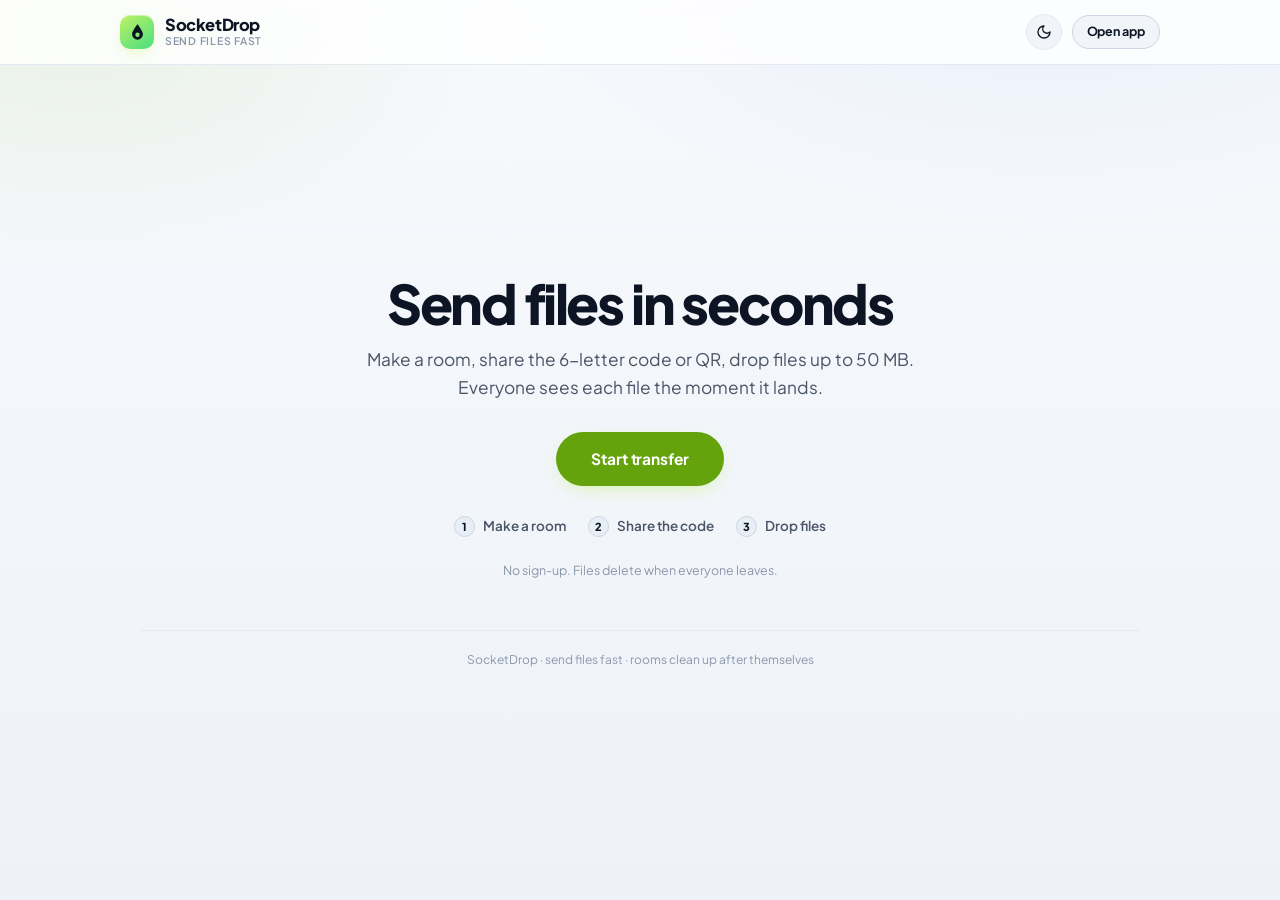
<file: src/main/resources/static/index.html>
<!doctype html>
<html lang="en" data-theme="dark">
  <head>
    <meta charset="UTF-8" />
    <meta name="viewport" content="width=device-width, initial-scale=1.0, viewport-fit=cover" />
    <!-- Allow pinch zoom on the code input; block accidental double-tap zoom elsewhere. -->
    <meta name="mobile-web-app-capable" content="yes" />
    <meta name="apple-mobile-web-app-capable" content="yes" />
    <meta name="apple-mobile-web-app-status-bar-style" content="black-translucent" />
    <meta name="apple-mobile-web-app-title" content="SocketDrop" />
    <meta name="format-detection" content="telephone=no" />
    <title>SocketDrop — send files in seconds</title>
    <meta
      name="description"
      content="Create a room, share the 6-letter code or QR, drop files up to 50 MB. No sign-up, nothing to install, files delete themselves."
    />
    <meta name="color-scheme" content="dark light" />
    <link rel="preconnect" href="https://fonts.googleapis.com" />
    <link rel="preconnect" href="https://fonts.gstatic.com" crossorigin />
    <link
      href="https://fonts.googleapis.com/css2?family=Plus+Jakarta+Sans:wght@400;500;600;700;800&family=JetBrains+Mono:wght@400;500;600&display=swap"
      rel="stylesheet"
    />
    <link rel="icon" href="logo.svg" type="image/svg+xml" />
    <link rel="apple-touch-icon" href="logo.svg" />
    <link rel="stylesheet" href="styles.css" />
  </head>
  <body class="page-landing">
    <a class="skip-link" href="#main">Skip to content</a>

    <header class="app-header">
      <div class="header-inner">
        <a class="brand" href="/" aria-label="SocketDrop home">
          <span class="brand-badge" aria-hidden="true">
            <svg viewBox="0 0 24 24" class="logo-mark" aria-hidden="true" focusable="false"><path fill-rule="evenodd" clip-rule="evenodd" d="M12 2.6c0 0-6.2 7.7-6.2 11.4a6.2 6.2 0 0 0 12.4 0C18.2 10.3 12 2.6 12 2.6Zm0 9.5a2.5 2.5 0 1 0 0 5 2.5 2.5 0 0 0 0-5Z"></path></svg>
          </span>
          <span class="brand-text">
            <span class="brand-name">SocketDrop</span>
            <span class="brand-tag">send files fast</span>
          </span>
        </a>

        <div class="header-utils">
          <button id="themeToggle" class="util-btn" type="button" aria-label="Switch color theme" title="Switch theme">
            <svg class="icon-sun" viewBox="0 0 24 24" fill="none" stroke="currentColor" stroke-width="2" stroke-linecap="round" stroke-linejoin="round" aria-hidden="true">
              <circle cx="12" cy="12" r="4"></circle>
              <path d="M12 2v2"></path><path d="M12 20v2"></path>
              <path d="m4.93 4.93 1.41 1.41"></path><path d="m17.66 17.66 1.41 1.41"></path>
              <path d="M2 12h2"></path><path d="M20 12h2"></path>
              <path d="m6.34 17.66-1.41 1.41"></path><path d="m19.07 4.93-1.41 1.41"></path>
            </svg>
            <svg class="icon-moon" viewBox="0 0 24 24" fill="none" stroke="currentColor" stroke-width="2" stroke-linecap="round" stroke-linejoin="round" aria-hidden="true">
              <path d="M12 3a6 6 0 0 0 9 9 9 9 0 1 1-9-9Z"></path>
            </svg>
          </button>
          <a class="btn btn-sm btn-outline header-cta" href="/app">Open app</a>
        </div>
      </div>
    </header>

    <main id="main" class="landing-layout">
      <section class="hero">
        <h1 class="hero-title">Send files in seconds</h1>
        <p class="hero-sub">
          Make a room, share the 6-letter code or QR, drop files up to 50&nbsp;MB.
          Everyone sees each file the moment it lands.
        </p>

        <div class="hero-actions">
          <a class="btn btn-lime btn-big" href="/app">Start transfer</a>
        </div>

        <ol class="steps" aria-label="How it works">
          <li><span class="step-num">1</span> Make a room</li>
          <li><span class="step-num">2</span> Share the code</li>
          <li><span class="step-num">3</span> Drop files</li>
        </ol>

        <p class="hero-note">No sign-up. Files delete when everyone leaves.</p>
      </section>

      <footer class="app-footer">
        <span>SocketDrop &middot; send files fast &middot; rooms clean up after themselves</span>
      </footer>
    </main>

    <div id="toastContainer" class="toast-container" aria-live="polite"></div>

    <script src="landing.js" defer></script>
  </body>
</html>
</file>
<file: src/main/resources/static/styles.css>
/* =====================================================================
   SocketDrop — design system
   Tool-first layout: the app sits above the marketing content.
   ===================================================================== */

:root {
  --font-sans: 'Plus Jakarta Sans', -apple-system, BlinkMacSystemFont, 'Segoe UI', Roboto, sans-serif;
  --font-mono: 'JetBrains Mono', ui-monospace, SFMono-Regular, monospace;

  --bg-canvas: #070a12;
  --bg-gradient: radial-gradient(1000px 520px at 82% -10%, #1b2540 0%, transparent 60%),
    radial-gradient(760px 420px at 8% 4%, rgba(190, 242, 100, 0.09) 0%, transparent 62%),
    linear-gradient(180deg, #070a12 0%, #05070d 100%);
  --bg-chrome: rgba(11, 15, 25, 0.78);
  --bg-panel: rgba(19, 26, 43, 0.72);
  --bg-panel-solid: #131a2b;
  --bg-panel-hover: rgba(27, 36, 58, 0.9);
  --bg-subtle: rgba(255, 255, 255, 0.045);
  --bg-subtle-strong: rgba(255, 255, 255, 0.07);
  --border-line: rgba(255, 255, 255, 0.08);
  --border-line-strong: rgba(255, 255, 255, 0.17);

  --text-main: #f6f8fb;
  --text-muted: #9aa7bd;
  --text-subtle: #6b7891;

  --accent-lime: #bef264;
  --accent-lime-hover: #d9f99d;
  --accent-lime-fg: #0b1220;
  --accent-blue: #38bdf8;
  --accent-emerald: #34d399;
  --accent-amber: #fbbf24;
  --accent-violet: #a78bfa;
  --accent-danger: #fb7185;
  --accent-danger-bg: rgba(244, 63, 94, 0.12);
  --accent-danger-line: rgba(244, 63, 94, 0.34);

  --shadow-sm: 0 1px 2px rgba(0, 0, 0, 0.28), 0 2px 8px rgba(0, 0, 0, 0.22);
  --shadow-md: 0 18px 44px -12px rgba(0, 0, 0, 0.55);
  --shadow-glow: 0 0 0 1px rgba(190, 242, 100, 0.18), 0 12px 40px -12px rgba(190, 242, 100, 0.22);

  --r-sm: 8px;
  --r-md: 12px;
  --r-lg: 16px;
  --r-xl: 20px;
  --r-2xl: 26px;
  --r-pill: 999px;

  --ease: cubic-bezier(0.16, 1, 0.3, 1);
  --t-fast: 0.14s;
  --t-med: 0.24s;

  --header-h: 64px;
  /* Safe-area padding for notched devices; overridden per platform below. */
  --safe-t: env(safe-area-inset-top, 0px);
  --safe-b: env(safe-area-inset-bottom, 0px);
  --safe-l: env(safe-area-inset-left, 0px);
  --safe-r: env(safe-area-inset-right, 0px);
}

html[data-theme='light'] {
  --bg-canvas: #f7f9fc;
  --bg-gradient: radial-gradient(1000px 520px at 82% -10%, #e6edf9 0%, transparent 60%),
    radial-gradient(700px 400px at 6% 2%, rgba(101, 163, 13, 0.09) 0%, transparent 60%),
    linear-gradient(180deg, #f7f9fc 0%, #eef2f8 100%);
  --bg-chrome: rgba(255, 255, 255, 0.82);
  --bg-panel: #ffffff;
  --bg-panel-solid: #ffffff;
  --bg-panel-hover: #f7f9fc;
  --bg-subtle: #f1f5f9;
  --bg-subtle-strong: #e8eef6;
  --border-line: #e3e9f0;
  --border-line-strong: #cbd5e1;

  --text-main: #0d1524;
  --text-muted: #4a5568;
  --text-subtle: #8a97ab;

  --accent-lime: #65a30d;
  --accent-lime-hover: #4d7c0f;
  --accent-lime-fg: #ffffff;
  --accent-blue: #0284c7;
  --accent-emerald: #059669;
  --accent-amber: #d97706;
  --accent-violet: #7c3aed;
  --accent-danger: #e11d48;
  --accent-danger-bg: #ffe4e6;
  --accent-danger-line: rgba(225, 29, 72, 0.3);

  --shadow-sm: 0 1px 2px rgba(15, 23, 42, 0.05), 0 2px 8px rgba(15, 23, 42, 0.04);
  --shadow-md: 0 16px 40px -14px rgba(15, 23, 42, 0.16);
  --shadow-glow: 0 0 0 1px rgba(101, 163, 13, 0.2), 0 12px 34px -14px rgba(101, 163, 13, 0.24);
}

*, *::before, *::after { box-sizing: border-box; margin: 0; padding: 0; }

html { -webkit-text-size-adjust: 100%; }

body {
  font-family: var(--font-sans);
  background: var(--bg-canvas);
  background-image: var(--bg-gradient);
  background-attachment: fixed;
  color: var(--text-main);
  line-height: 1.55;
  -webkit-font-smoothing: antialiased;
  -moz-osx-font-smoothing: grayscale;
  min-height: 100vh;
  min-height: 100dvh;
  display: flex;
  flex-direction: column;
  overflow-x: hidden;
}

:focus-visible { outline: 2px solid var(--accent-lime); outline-offset: 2px; border-radius: 6px; }

button, a, input, select, summary, .drop-zone, .file-item, .queue-item {
  -webkit-tap-highlight-color: transparent;
  touch-action: manipulation; /* removes the 300ms double-tap delay */
}
::selection { background: rgba(190, 242, 100, 0.32); color: var(--text-main); }

img, svg { display: block; }
button, input, select { font: inherit; color: inherit; }

/* ------------------------------ a11y ------------------------------ */
.skip-link {
  position: fixed; left: 12px; top: -60px; z-index: 400;
  background: var(--accent-lime); color: var(--accent-lime-fg);
  font-weight: 700; padding: 10px 18px; border-radius: var(--r-pill);
  text-decoration: none; transition: top var(--t-fast) var(--ease);
}
.skip-link:focus { top: 12px; }

.offline-bar {
  position: sticky; top: 0; z-index: 70;
  display: flex; align-items: center; justify-content: center; gap: 8px;
  font-size: 12.5px; font-weight: 700;
  background: var(--accent-danger-bg); color: var(--accent-danger);
  border-bottom: 1px solid var(--accent-danger-line);
  padding: 7px 14px;
}
.offline-bar[hidden] { display: none; }
.offline-bar svg { width: 15px; height: 15px; }

/* ----------------------------- header ----------------------------- */
.app-header {
  position: sticky; top: 0; z-index: 60;
  background: var(--bg-chrome);
  backdrop-filter: blur(18px) saturate(160%);
  -webkit-backdrop-filter: blur(18px) saturate(160%);
  border-bottom: 1px solid var(--border-line);
}
.header-inner {
  max-width: 1080px; margin: 0 auto;
  padding: 0 max(20px, var(--safe-r)) 0 max(20px, var(--safe-l));
  height: var(--header-h);
  display: flex; align-items: center; justify-content: space-between; gap: 14px;
}
.brand { display: flex; align-items: center; gap: 11px; text-decoration: none; color: inherit; }
.brand-badge {
  width: 34px; height: 34px; border-radius: 10px;
  background: linear-gradient(145deg, #bef264 0%, #4ade80 100%);
  display: grid; place-items: center;
  box-shadow: 0 5px 16px -6px rgba(190, 242, 100, 0.65), inset 0 1px 0 rgba(255, 255, 255, 0.4);
  /* Glow only on hover: the mark itself must never move. */
  transition: box-shadow var(--t-med) var(--ease);
  flex-shrink: 0;
}
.brand:hover .brand-badge { box-shadow: 0 6px 20px -7px rgba(190, 242, 100, 0.8), inset 0 1px 0 rgba(255, 255, 255, 0.4); }
/* Teardrop mark: reads as a drop landing in a socket. Uses evenodd so the
   inner hole is genuinely transparent and works on any tile colour. */
.brand-badge .logo-mark { width: 21px; height: 21px; fill: #0b1220; }
.brand-text { display: flex; flex-direction: column; line-height: 1.15; }
.brand-name { font-weight: 800; font-size: 16.5px; letter-spacing: -0.025em; }
.brand-tag { font-size: 10.5px; font-weight: 600; color: var(--text-subtle); text-transform: uppercase; letter-spacing: 0.07em; }

.header-utils { display: flex; align-items: center; gap: 10px; }

.connection-pill {
  display: inline-flex; align-items: center; gap: 7px;
  padding: 5px 12px 5px 10px; border-radius: var(--r-pill);
  font-size: 12px; font-weight: 700; white-space: nowrap;
  border: 1px solid var(--border-line); background: var(--bg-subtle);
  transition: color var(--t-med) var(--ease), border-color var(--t-med) var(--ease), background var(--t-med) var(--ease);
}
.pulse-dot { width: 7px; height: 7px; border-radius: 50%; background: currentColor; flex-shrink: 0; }
.connection-pill.connected { color: var(--accent-emerald); border-color: rgba(52, 211, 153, 0.4); background: rgba(52, 211, 153, 0.1); }
.connection-pill.connected .pulse-dot { box-shadow: 0 0 0 0 currentColor; animation: ping 2.1s var(--ease) infinite; }
.connection-pill.disconnected { color: var(--accent-danger); border-color: var(--accent-danger-line); background: var(--accent-danger-bg); }
.connection-pill.connecting, .connection-pill.reconnecting { color: var(--accent-blue); border-color: rgba(56, 189, 248, 0.38); background: rgba(56, 189, 248, 0.1); }
.connection-pill.connecting .pulse-dot, .connection-pill.reconnecting .pulse-dot { animation: ping 1s var(--ease) infinite; }

@keyframes ping {
  0% { box-shadow: 0 0 0 0 currentColor; opacity: 1; }
  70% { box-shadow: 0 0 0 7px transparent; opacity: 0.75; }
  100% { box-shadow: 0 0 0 0 transparent; opacity: 1; }
}

.util-btn {
  width: 36px; height: 36px; border-radius: 50%;
  border: 1px solid var(--border-line); background: var(--bg-subtle);
  display: grid; place-items: center; cursor: pointer;
  transition: transform var(--t-fast) var(--ease), border-color var(--t-fast) var(--ease);
}
.util-btn:hover { transform: translateY(-1px); border-color: var(--border-line-strong); }
.util-btn svg { width: 16px; height: 16px; }
html[data-theme='dark'] .icon-sun { display: block; }
html[data-theme='dark'] .icon-moon { display: none; }
html[data-theme='light'] .icon-sun { display: none; }
html[data-theme='light'] .icon-moon { display: block; }

.user-chip { display: flex; align-items: center; gap: 9px; padding-left: 10px; border-left: 1px solid var(--border-line); }
.avatar-circle {
  width: 34px; height: 34px; border-radius: 50%;
  background: linear-gradient(140deg, var(--bg-subtle-strong), var(--bg-subtle));
  border: 1px solid var(--border-line-strong);
  display: grid; place-items: center;
  font-size: 12px; font-weight: 800; letter-spacing: -0.01em; text-transform: uppercase;
}
.user-details { display: none; flex-direction: column; line-height: 1.2; }
.user-name { font-size: 12.5px; font-weight: 700; max-width: 15ch; overflow: hidden; text-overflow: ellipsis; white-space: nowrap; }
.user-role { font-size: 10.5px; color: var(--text-subtle); }
@media (min-width: 620px) { .user-details { display: flex; } }

/* ----------------------------- layout ----------------------------- */
.app-layout {
  width: 100%; max-width: 1080px; margin: 0 auto;
  padding: 26px 20px 72px;
  flex: 1;
  display: flex; flex-direction: column; gap: 18px;
}

/* ------------------------------ landing ------------------------------ */
.landing-layout {
  width: 100%; max-width: 640px; margin: 0 auto;
  padding: 40px 20px 56px;
  flex: 1;
  display: flex; flex-direction: column; justify-content: center; gap: 28px;
}
.hero { text-align: center; }
.hero-title {
  font-size: clamp(2.1rem, 7vw, 3rem);
  font-weight: 800; letter-spacing: -0.04em; line-height: 1.05;
  margin-bottom: 14px;
}
.hero-sub {
  color: var(--text-muted); font-size: clamp(0.98rem, 2.4vw, 1.08rem);
  max-width: 44ch; margin: 0 auto; line-height: 1.6;
}
.hero-actions { display: flex; justify-content: center; margin: 30px 0 0; }
.hero-actions .btn { min-height: 54px; padding: 0 34px; font-size: 15.5px; }

.steps {
  list-style: none;
  display: flex; justify-content: center; flex-wrap: wrap;
  gap: 10px 22px; margin: 30px 0 0;
  font-size: 13.5px; color: var(--text-muted); font-weight: 600;
}
.steps li { display: inline-flex; align-items: center; gap: 8px; }
.step-num {
  width: 21px; height: 21px; border-radius: 50%;
  display: grid; place-items: center; flex-shrink: 0;
  font-size: 11px; font-weight: 800;
  background: var(--bg-subtle-strong); border: 1px solid var(--border-line-strong);
  color: var(--text-main);
}

.hero-note {
  margin: 24px 0 0;
  font-size: 12.5px; color: var(--text-subtle);
}
.header-cta { text-decoration: none; }

/* ------------------------------ cards ------------------------------ */
.glass-card {
  background: var(--bg-panel);
  border: 1px solid var(--border-line);
  border-radius: var(--r-2xl);
  padding: 22px;
  box-shadow: var(--shadow-sm);
  backdrop-filter: blur(14px);
  -webkit-backdrop-filter: blur(14px);
}
.app-card {
  border-color: var(--border-line-strong);
  box-shadow: var(--shadow-md), inset 0 1px 0 rgba(255, 255, 255, 0.05);
}

.card-head { display: flex; align-items: flex-start; justify-content: space-between; gap: 14px; flex-wrap: wrap; margin-bottom: 18px; }
.card-title-group { display: flex; align-items: center; gap: 13px; min-width: 0; }
.card-icon {
  width: 40px; height: 40px; border-radius: 12px;
  display: grid; place-items: center; flex-shrink: 0;
}
.card-icon svg { width: 19px; height: 19px; }
.bg-lime-subtle { background: rgba(190, 242, 100, 0.14); color: var(--accent-lime); }
.bg-blue-subtle { background: rgba(56, 189, 248, 0.14); color: var(--accent-blue); }
.bg-emerald-subtle { background: rgba(52, 211, 153, 0.14); color: var(--accent-emerald); }

.card-title { font-size: 1.05rem; font-weight: 800; letter-spacing: -0.02em; display: flex; align-items: center; gap: 9px; flex-wrap: wrap; }
.card-subtitle { font-size: 13px; color: var(--text-muted); margin-top: 2px; }
.card-actions { display: flex; align-items: center; gap: 8px; }
/* Body wrapper: keeps a consistent gap between stacked blocks inside a card. */
.card-body { display: flex; flex-direction: column; gap: 14px; }
.count-badge {
  font-family: var(--font-mono); font-size: 11.5px; font-weight: 700;
  background: var(--bg-subtle-strong); border: 1px solid var(--border-line-strong);
  padding: 1px 9px; border-radius: var(--r-pill);
}

/* ----------------------------- buttons ----------------------------- */
.btn {
  --btn-bg: transparent;
  --btn-fg: var(--text-main);
  --btn-bd: transparent;
  display: inline-flex; align-items: center; justify-content: center; gap: 8px;
  min-height: 42px; padding: 0 18px;
  background: var(--btn-bg); color: var(--btn-fg);
  border: 1px solid var(--btn-bd); border-radius: var(--r-pill);
  font-size: 13.5px; font-weight: 700; letter-spacing: -0.005em;
  cursor: pointer; white-space: nowrap; text-decoration: none;
  transition: transform var(--t-fast) var(--ease), box-shadow var(--t-med) var(--ease),
    background var(--t-fast) var(--ease), border-color var(--t-fast) var(--ease), opacity var(--t-fast) var(--ease);
}
.btn svg { width: 16px; height: 16px; flex-shrink: 0; }
.btn:hover:not(:disabled) { transform: translateY(-1px); }
.btn:active:not(:disabled) { transform: translateY(0) scale(0.98); }
.btn:disabled { opacity: 0.42; cursor: not-allowed; }

.btn-big { min-height: 50px; padding: 0 24px; font-size: 14.5px; }
.btn-sm { min-height: 34px; padding: 0 14px; font-size: 12.5px; }
.btn-xs { min-height: 29px; padding: 0 11px; font-size: 11.5px; gap: 6px; }
.btn-xs svg { width: 13px; height: 13px; }

.btn-lime { --btn-bg: var(--accent-lime); --btn-fg: var(--accent-lime-fg); --btn-bd: transparent; box-shadow: 0 6px 20px -8px rgba(190, 242, 100, 0.7); position: relative; overflow: hidden; }
.btn-lime::after {
  content: ''; position: absolute; inset: 0 auto 0 -60%; width: 45%;
  background: linear-gradient(100deg, transparent, rgba(255, 255, 255, 0.5), transparent);
  transform: skewX(-18deg); transition: left 0.55s var(--ease);
}
.btn-lime:hover:not(:disabled)::after { left: 125%; }

.btn-primary { --btn-bg: var(--text-main); --btn-fg: var(--bg-canvas); }
.btn-outline { --btn-bg: var(--bg-subtle); --btn-bd: var(--border-line-strong); }
.btn-outline:hover:not(:disabled) { --btn-bd: var(--text-muted); }
.btn-ghost { --btn-fg: var(--text-muted); --btn-bg: transparent; }
.btn-ghost:hover:not(:disabled) { --btn-fg: var(--text-main); --btn-bg: var(--bg-subtle); }
.btn-danger { --btn-bg: var(--accent-danger); --btn-fg: #fff; }
.btn-danger:hover:not(:disabled) { filter: brightness(1.06); }
.btn-danger-outline { --btn-bg: transparent; --btn-fg: var(--accent-danger); --btn-bd: var(--accent-danger-line); }
.btn-danger-outline:hover:not(:disabled) { --btn-bg: var(--accent-danger-bg); --btn-bd: var(--accent-danger); }

.btn-icon-danger {
  --btn-bg: transparent; --btn-fg: var(--text-subtle); --btn-bd: transparent;
  width: 29px; padding: 0;
}
.btn-icon-danger svg { width: 15px; height: 15px; }
.btn-icon-danger:hover:not(:disabled) { --btn-fg: var(--accent-danger); --btn-bg: var(--accent-danger-bg); }

.btn-group { display: flex; flex-wrap: wrap; gap: 10px; }
.btn-group.big { margin-top: 16px; }
.btn-group.big .btn { flex: 1 1 190px; }

/* ------------------------------ forms ------------------------------ */
.form-field { display: flex; flex-direction: column; gap: 7px; }
.form-field label { font-size: 13px; font-weight: 700; }

.input-wrapper { position: relative; display: flex; align-items: center; }
.input-wrapper input,
.share-row input,
.modal-link-box input {
  width: 100%; height: 46px; padding: 0 14px;
  background: var(--bg-subtle);
  border: 1.5px solid var(--border-line-strong);
  border-radius: var(--r-md);
  /* 16px floor: iOS Safari zooms the page when a focused field is smaller. */
  font-size: max(16px, 1rem);
  transition: border-color var(--t-fast) var(--ease), box-shadow var(--t-fast) var(--ease), background var(--t-fast) var(--ease);
}
.input-wrapper input:focus, .share-row input:focus, .modal-link-box input:focus {
  outline: none; border-color: var(--accent-lime);
  box-shadow: 0 0 0 4px rgba(190, 242, 100, 0.14);
  background: var(--bg-panel-hover);
}
.input-wrapper input::placeholder { color: var(--text-subtle); }
.input-wrapper.has-action input { padding-right: 78px; }

.code-input {
  font-family: var(--font-mono); font-weight: 700;
  font-size: 17px !important; letter-spacing: 0.2em; text-transform: uppercase;
}
.code-input::placeholder { letter-spacing: 0.2em; }

.input-action-btn {
  position: absolute; right: 6px;
  background: var(--bg-panel-solid); border: 1px solid var(--border-line);
  color: var(--text-muted); font-size: 11.5px; font-weight: 700;
  padding: 6px 12px; border-radius: 9px; cursor: pointer;
  transition: color var(--t-fast) var(--ease), border-color var(--t-fast) var(--ease);
}
.input-action-btn:hover { color: var(--text-main); border-color: var(--text-muted); }

.peer-row {
  display: flex; align-items: center; gap: 9px; flex-wrap: wrap;
  background: var(--bg-subtle); border: 1px dashed var(--border-line-strong);
  border-radius: var(--r-md); padding: 9px 13px; margin-bottom: 16px;
  font-size: 13px;
}
.peer-ico { width: 16px; height: 16px; color: var(--text-subtle); flex-shrink: 0; }
.peer-label { color: var(--text-muted); }
.peer-name { font-weight: 800; font-family: var(--font-mono); font-size: 13px; letter-spacing: -0.01em; }
.peer-row .btn { margin-left: auto; }

.hint-line { margin-top: 13px; font-size: 12.5px; color: var(--text-subtle); }
.hint-line.warn {
  color: var(--accent-blue); background: rgba(56, 189, 248, 0.09);
  border: 1px solid rgba(56, 189, 248, 0.28);
  border-radius: var(--r-md); padding: 9px 12px; margin-top: 12px;
}
.hint-line.warn[hidden] { display: none; }

/* --------------------------- sticky room bar --------------------------- */
.room-bar {
  position: sticky; top: calc(var(--header-h) + 8px); z-index: 50;
  display: flex; align-items: center; justify-content: space-between;
  gap: 12px; flex-wrap: wrap;
  padding: 12px 14px;
  border-radius: var(--r-xl);
  background: linear-gradient(120deg, rgba(190, 242, 100, 0.13), rgba(56, 189, 248, 0.09));
  border: 1px solid rgba(190, 242, 100, 0.32);
  box-shadow: var(--shadow-glow);
  backdrop-filter: blur(14px);
  -webkit-backdrop-filter: blur(14px);
  animation: drop-in 0.32s var(--ease);
}
.room-bar[hidden] { display: none; }
@keyframes drop-in { from { opacity: 0; transform: translateY(-10px); } to { opacity: 1; transform: none; } }

.room-bar-main { display: flex; align-items: center; gap: 11px; flex-wrap: wrap; min-width: 0; }
.room-bar-badge {
  display: inline-flex; align-items: center; gap: 7px;
  font-size: 10.5px; font-weight: 800; text-transform: uppercase; letter-spacing: 0.08em;
  color: var(--accent-lime);
}
.active-pulse { width: 7px; height: 7px; border-radius: 50%; background: var(--accent-lime); box-shadow: 0 0 10px var(--accent-lime); animation: ping 1.9s var(--ease) infinite; }
.room-bar-code {
  font-family: var(--font-mono); font-size: 1.5rem; font-weight: 800;
  letter-spacing: 0.16em; line-height: 1;
}
.room-bar-actions { display: flex; align-items: center; gap: 7px; flex-wrap: wrap; }

/* ------------------------------ invite ------------------------------ */
.invite-grid { display: grid; grid-template-columns: 1fr auto; gap: 22px; align-items: start; }
@media (max-width: 720px) { .invite-grid { grid-template-columns: 1fr; } }
.invite-left { display: flex; flex-direction: column; gap: 14px; min-width: 0; }
.invite-right { display: flex; flex-direction: column; align-items: center; gap: 8px; }

.share-row { display: flex; gap: 8px; flex-wrap: wrap; }
.share-row input { flex: 1 1 200px; font-family: var(--font-mono); }

.share-tips { list-style: none; display: flex; flex-direction: column; gap: 8px; font-size: 13px; color: var(--text-muted); }
.share-tips li { display: flex; gap: 9px; align-items: flex-start; }
.share-tips li::before {
  content: ''; flex-shrink: 0; width: 15px; height: 15px; margin-top: 2px;
  background: var(--accent-emerald);
  -webkit-mask: url("data:image/svg+xml,%3Csvg xmlns='http://www.w3.org/2000/svg' viewBox='0 0 24 24' fill='none' stroke='%23000' stroke-width='3' stroke-linecap='round' stroke-linejoin='round'%3E%3Cpath d='M20 6 9 17l-5-5'/%3E%3C/svg%3E") center/contain no-repeat;
  mask: url("data:image/svg+xml,%3Csvg xmlns='http://www.w3.org/2000/svg' viewBox='0 0 24 24' fill='none' stroke='%23000' stroke-width='3' stroke-linecap='round' stroke-linejoin='round'%3E%3Cpath d='M20 6 9 17l-5-5'/%3E%3C/svg%3E") center/contain no-repeat;
}

.qr-preview-box {
  width: 172px; height: 172px; padding: 12px;
  background: #fff; border-radius: var(--r-lg);
  border: 1px solid var(--border-line);
  display: grid; place-items: center;
}
.qr-preview-box svg { width: 148px; height: 148px; }

/* ------------------------------ dropzone ------------------------------ */
.drop-zone {
  position: relative;
  border: 2px dashed var(--border-line-strong);
  border-radius: var(--r-xl);
  padding: 30px 20px; text-align: center;
  background: var(--bg-subtle);
  cursor: pointer;
  transition: border-color var(--t-med) var(--ease), background var(--t-med) var(--ease), transform var(--t-med) var(--ease), box-shadow var(--t-med) var(--ease);
}
.drop-zone:hover { border-color: var(--accent-lime); background: rgba(190, 242, 100, 0.045); box-shadow: var(--shadow-glow); }
.drop-zone.dragover { border-color: var(--accent-lime); background: rgba(190, 242, 100, 0.08); transform: scale(1.008); box-shadow: var(--shadow-glow); }
.file-input-hidden { position: absolute; inset: 0; opacity: 0; width: 100%; height: 100%; pointer-events: none; }
.drop-content { display: flex; flex-direction: column; align-items: center; gap: 12px; pointer-events: none; }
.drop-icon-box {
  width: 50px; height: 50px; border-radius: 50%;
  background: var(--bg-panel-solid); border: 1px solid var(--border-line);
  display: grid; place-items: center; color: var(--accent-lime);
  transition: transform var(--t-med) var(--ease);
}
.drop-zone:hover .drop-icon-box { transform: translateY(-3px); }
.drop-icon-box svg { width: 24px; height: 24px; }
.drop-title { font-size: 14.5px; font-weight: 700; }
.highlight { color: var(--accent-lime); text-decoration: underline; text-underline-offset: 3px; }
.drop-hint { font-size: 12px; color: var(--text-subtle); }

/* ---------------------------- upload queue ---------------------------- */
.queue-list { list-style: none; display: flex; flex-direction: column; gap: 8px; margin-top: 14px; }
.queue-list[hidden] { display: none; }

.queue-item {
  display: flex; align-items: center; gap: 12px;
  padding: 11px 13px;
  background: var(--bg-subtle); border: 1px solid var(--border-line);
  border-radius: var(--r-lg);
  animation: drop-in 0.24s var(--ease);
}
.queue-icon {
  width: 40px; height: 40px; flex-shrink: 0;
  border-radius: 10px; display: grid; place-items: center;
  font-family: var(--font-mono); font-size: 10px; font-weight: 800;
}
.queue-body { flex: 1; min-width: 0; display: flex; flex-direction: column; gap: 6px; }
.queue-top { display: flex; align-items: baseline; justify-content: space-between; gap: 10px; }
.queue-name { font-size: 13px; font-weight: 700; overflow: hidden; text-overflow: ellipsis; white-space: nowrap; }
.queue-meta { font-family: var(--font-mono); font-size: 11px; color: var(--text-subtle); white-space: nowrap; flex-shrink: 0; }
.queue-track { height: 5px; border-radius: var(--r-pill); background: var(--bg-subtle-strong); overflow: hidden; }
.queue-bar { height: 100%; border-radius: var(--r-pill); background: linear-gradient(90deg, var(--accent-blue), var(--accent-lime)); transition: width 0.16s linear; min-width: 3px; }
.queue-action { flex-shrink: 0; }

.queue-item.q-done { border-color: rgba(52, 211, 153, 0.3); }
.queue-item.q-done .queue-bar { background: var(--accent-emerald); }
.queue-item.q-error { border-color: var(--accent-danger-line); }
.queue-item.q-error .queue-bar { background: var(--accent-danger); }
.queue-item.q-error .queue-meta { color: var(--accent-danger); font-family: var(--font-sans); }
.queue-item.q-canceled { opacity: 0.55; }
.queue-item.q-downloading .queue-bar { background: linear-gradient(90deg, var(--accent-violet), var(--accent-blue)); }

/* ------------------------------ files ------------------------------ */
.files-tools input[type='search'],
.files-tools select {
  height: 40px; padding: 0 13px;
  border-radius: var(--r-pill);
  border: 1px solid var(--border-line-strong);
  background: var(--bg-subtle);
  font-size: max(16px, 1rem); /* iOS zoom guard */
  font-weight: 600;
  transition: border-color var(--t-fast) var(--ease), box-shadow var(--t-fast) var(--ease);
}
.files-tools input[type='search'] { width: 190px; }
.files-tools input:focus, .files-tools select:focus { outline: none; border-color: var(--accent-lime); box-shadow: 0 0 0 3px rgba(190, 242, 100, 0.14); }
.files-tools select { cursor: pointer; }

.file-list { list-style: none; display: flex; flex-direction: column; gap: 8px; }
.file-list[hidden] { display: none; }

.file-item {
  display: flex; align-items: center; gap: 13px;
  padding: 11px 13px;
  background: var(--bg-subtle); border: 1px solid var(--border-line);
  border-radius: var(--r-lg);
  transition: border-color var(--t-fast) var(--ease), transform var(--t-fast) var(--ease), background var(--t-fast) var(--ease);
  animation: drop-in 0.24s var(--ease);
}
.file-item:hover { border-color: var(--border-line-strong); background: var(--bg-panel-hover); transform: translateY(-1px); }
.file-icon {
  width: 42px; height: 42px; flex-shrink: 0;
  border-radius: 11px; display: grid; place-items: center;
  font-family: var(--font-mono); font-size: 10px; font-weight: 800;
  background: var(--bg-subtle-strong); color: var(--text-muted);
}
.file-meta { flex: 1; min-width: 0; display: flex; flex-direction: column; }
.file-name { font-size: 13.5px; font-weight: 700; overflow: hidden; text-overflow: ellipsis; white-space: nowrap; }
.file-sub { font-size: 11.5px; color: var(--text-subtle); font-family: var(--font-mono); }
.file-actions { display: flex; align-items: center; gap: 6px; flex-shrink: 0; }

/* file type accents */
.ft-pdf { background: rgba(244, 63, 94, 0.14); color: var(--accent-danger); }
.ft-img { background: rgba(52, 211, 153, 0.14); color: var(--accent-emerald); }
.ft-zip { background: rgba(251, 191, 36, 0.15); color: var(--accent-amber); }
.ft-video { background: rgba(167, 139, 250, 0.16); color: var(--accent-violet); }
.ft-audio { background: rgba(56, 189, 248, 0.14); color: var(--accent-blue); }
.ft-doc, .ft-sheet { background: rgba(96, 165, 250, 0.14); color: #60a5fa; }

.empty-state { display: flex; flex-direction: column; align-items: center; text-align: center; padding: 38px 20px; }
.empty-icon-box {
  width: 54px; height: 54px; border-radius: 50%; margin-bottom: 12px;
  background: var(--bg-subtle); border: 1px solid var(--border-line);
  display: grid; place-items: center; color: var(--text-subtle);
}
.empty-icon-box svg { width: 24px; height: 24px; }
.empty-title { font-size: 15px; font-weight: 800; margin-bottom: 4px; }
.empty-desc { font-size: 13px; color: var(--text-muted); max-width: 42ch; }

/* ------------------------------ modals ------------------------------ */
.modal-backdrop {
  position: fixed; inset: 0; z-index: 120;
  display: grid; place-items: center; padding: 20px;
  background: rgba(3, 6, 12, 0.7);
  backdrop-filter: blur(8px);
  -webkit-backdrop-filter: blur(8px);
  animation: fade-in var(--t-fast) var(--ease);
}
.modal-backdrop[hidden] { display: none; }
@keyframes fade-in { from { opacity: 0; } to { opacity: 1; } }

.modal-card {
  width: 100%; max-width: 400px;
  background: var(--bg-panel-solid);
  border: 1px solid var(--border-line-strong);
  border-radius: var(--r-2xl);
  padding: 22px;
  box-shadow: var(--shadow-md);
  animation: modal-in 0.22s var(--ease);
  max-height: calc(100vh - 40px);
  max-height: calc(100dvh - 40px);
  overflow-y: auto;
  -webkit-overflow-scrolling: touch;
}
@keyframes modal-in { from { opacity: 0; transform: scale(0.96) translateY(10px); } to { opacity: 1; transform: none; } }
.modal-card.danger { border-color: var(--accent-danger-line); }

.modal-head { display: flex; align-items: flex-start; justify-content: space-between; gap: 12px; margin-bottom: 14px; }
.modal-head h3 { font-size: 1.05rem; font-weight: 800; letter-spacing: -0.02em; }
.btn-close {
  width: 30px; height: 30px; flex-shrink: 0;
  border-radius: 50%; cursor: pointer;
  background: var(--bg-subtle); border: 1px solid var(--border-line); color: var(--text-muted);
  display: grid; place-items: center;
  transition: color var(--t-fast) var(--ease), border-color var(--t-fast) var(--ease);
}
.btn-close svg { width: 14px; height: 14px; }
.btn-close:hover { color: var(--text-main); border-color: var(--border-line-strong); }

.modal-body { display: flex; flex-direction: column; align-items: center; gap: 14px; text-align: center; }
.modal-qr-box { background: #fff; padding: 14px; border-radius: var(--r-lg); display: grid; place-items: center; min-width: 260px; min-height: 260px; }
.modal-qr-box svg { width: 232px; height: 232px; }
.modal-help { font-size: 13px; color: var(--text-muted); }
.modal-code { font-family: var(--font-mono); letter-spacing: 0.14em; color: var(--text-main); }
.modal-link-box { width: 100%; display: flex; gap: 8px; }
.modal-link-box input { flex: 1; height: 42px; font-family: var(--font-mono); }

/* ------------------------- camera scanner ------------------------- */
.scanner-modal-card { max-width: 400px; width: 100%; }
.scanner-body { width: 100%; padding-top: 4px; }
.scanner-viewport-wrap {
  position: relative;
  width: 100%;
  max-width: 320px;
  aspect-ratio: 1;
  background: #000;
  border-radius: var(--r-lg);
  overflow: hidden;
  display: flex;
  align-items: center;
  justify-content: center;
  box-shadow: 0 8px 24px rgba(0,0,0,0.3);
}
.scanner-viewport-wrap video {
  width: 100%;
  height: 100%;
  object-fit: cover;
}
.scanner-reticle {
  position: absolute;
  inset: 28px;
  border: 2px dashed rgba(255, 255, 255, 0.7);
  border-radius: var(--r-md);
  box-shadow: 0 0 0 9999px rgba(0, 0, 0, 0.4);
  pointer-events: none;
  overflow: hidden;
}
.scanner-laser {
  position: absolute;
  top: 0; left: 0; right: 0;
  height: 2px;
  background: var(--accent-emerald, #10b981);
  box-shadow: 0 0 10px var(--accent-emerald, #10b981);
  animation: scanSweep 2s ease-in-out infinite;
}
@keyframes scanSweep {
  0%, 100% { top: 0%; opacity: 0.5; }
  50% { top: 100%; opacity: 1; }
}
.hint-line.success {
  color: var(--accent-emerald, #10b981);
}
.hint-line.success code {
  font-family: var(--font-mono);
  background: var(--bg-subtle);
  padding: 1px 4px;
  border-radius: var(--r-xs);
  color: var(--text-main);
}

.confirm-ico {
  width: 46px; height: 46px; border-radius: 50%;
  display: grid; place-items: center;
  background: var(--accent-danger-bg); color: var(--accent-danger);
}
.confirm-ico svg { width: 22px; height: 22px; }
.confirm-text { font-size: 13.5px; color: var(--text-muted); max-width: 42ch; }
.confirm-input-wrap { width: 100%; display: flex; flex-direction: column; gap: 6px; text-align: left; }
.confirm-input-wrap[hidden] { display: none; }
.confirm-input-wrap label { font-size: 12.5px; font-weight: 700; color: var(--text-muted); }
.confirm-input-wrap input {
  height: 46px; padding: 0 14px; width: 100%;
  background: var(--bg-subtle); border: 1.5px solid var(--border-line-strong);
  border-radius: var(--r-md);
  font-family: var(--font-mono);
  font-size: max(16px, 1rem); /* iOS zoom guard */
  font-weight: 700;
  letter-spacing: 0.16em; text-transform: uppercase; text-align: center;
}
.confirm-input-wrap input:focus { outline: none; border-color: var(--accent-danger); box-shadow: 0 0 0 4px rgba(244, 63, 94, 0.14); }
.modal-actions { width: 100%; }
.modal-actions .btn { flex: 1; }

/* --------------------------- drag overlay --------------------------- */
.drag-overlay {
  position: fixed; inset: 0; z-index: 150;
  display: grid; place-items: center;
  background: rgba(7, 10, 18, 0.82);
  backdrop-filter: blur(6px);
  animation: fade-in var(--t-fast) var(--ease);
  pointer-events: none;
}
.drag-overlay[hidden] { display: none; }
.drag-overlay-inner {
  display: flex; flex-direction: column; align-items: center; gap: 14px;
  padding: 40px 56px;
  border: 2px dashed var(--accent-lime); border-radius: var(--r-2xl);
  background: rgba(190, 242, 100, 0.07);
  color: var(--accent-lime);
}
.drag-overlay-inner svg { width: 40px; height: 40px; }
.drag-overlay-inner p { font-size: 15px; font-weight: 800; letter-spacing: -0.01em; }

/* ------------------------------ toasts ------------------------------ */
.toast-container {
  position: fixed; z-index: 200;
  bottom: max(18px, env(safe-area-inset-bottom)); left: 50%;
  transform: translateX(-50%);
  width: min(94vw, 420px);
  display: flex; flex-direction: column; gap: 8px; align-items: center;
  pointer-events: none;
}
@media (min-width: 640px) {
  .toast-container { left: auto; right: 20px; transform: none; width: 340px; align-items: flex-end; }
}
.toast {
  pointer-events: auto;
  display: flex; align-items: center; gap: 10px;
  width: 100%;
  padding: 11px 15px;
  background: var(--bg-panel-solid);
  border: 1px solid var(--border-line-strong);
  border-radius: var(--r-pill);
  box-shadow: var(--shadow-md);
  font-size: 13px; font-weight: 600;
  animation: toast-in 0.26s var(--ease);
}
.toast-dot { width: 8px; height: 8px; border-radius: 50%; background: var(--accent-blue); flex-shrink: 0; }
.toast.success { border-color: rgba(190, 242, 100, 0.45); }
.toast.success .toast-dot { background: var(--accent-lime); }
.toast.error { border-color: var(--accent-danger-line); }
.toast.error .toast-dot { background: var(--accent-danger); }
.toast.leaving { opacity: 0; transform: translateY(8px) scale(0.97); transition: all var(--t-med) var(--ease); }
@keyframes toast-in { from { opacity: 0; transform: translateY(12px) scale(0.96); } to { opacity: 1; transform: none; } }

.app-footer {
  margin-top: 22px; padding: 20px 0 4px;
  border-top: 1px solid var(--border-line);
  text-align: center; font-size: 12px; color: var(--text-subtle);
}

/* ------------------------- hover capability ------------------------- */
/* Touch devices fire hover on tap and leave the state stuck, so every
   hover-only affordance is gated behind a real pointing device. */
@media (hover: none) {
  .util-btn:hover,
  .input-action-btn:hover,
  .drop-zone:hover,
  .file-item:hover,
  .btn-close:hover,
  .presence-chip:hover,
  .presence-face:hover,
  .btn:hover:not(:disabled),
  .btn-lime:hover:not(:disabled)::after,
  .drop-zone:hover .drop-icon-box {
    transform: none;
  }
  .btn-lime::after { display: none; }
  .presence-face:hover { z-index: auto; }
  .drop-zone:hover,
  .file-item:hover,
  .presence-chip:hover,
  .input-action-btn:hover,
  .util-btn:hover,
  .btn-outline:hover:not(:disabled) {
    background: revert;
    border-color: revert;
  }
  .drop-zone:hover { background: var(--bg-subtle); border-color: var(--border-line-strong); }
  .file-item:hover { background: var(--bg-subtle); border-color: var(--border-line); }
  .btn-outline:hover:not(:disabled) { border-color: var(--border-line-strong); }
}

/* ---------------------------- scrollbar ---------------------------- */
* { scrollbar-width: thin; scrollbar-color: var(--border-line-strong) transparent; }
::-webkit-scrollbar { width: 10px; height: 10px; }
::-webkit-scrollbar-track { background: transparent; }
::-webkit-scrollbar-thumb { background: var(--border-line-strong); border-radius: var(--r-pill); border: 3px solid transparent; background-clip: content-box; }
::-webkit-scrollbar-thumb:hover { background: var(--text-subtle); background-clip: content-box; }

/* ======================= responsive / touch ======================= */

/* ---------- phone: small hands, one column, big targets ---------- */
@media (max-width: 720px) {
  .app-layout,
  .landing-layout {
    padding: 16px max(14px, var(--safe-r)) calc(64px + var(--safe-b)) max(14px, var(--safe-l));
    gap: 14px;
  }
  .header-inner { padding: 0 14px; height: 58px; }
  :root { --header-h: 58px; }

  .glass-card { padding: 16px; border-radius: var(--r-xl); }
  .card-head { margin-bottom: 15px; }
  .card-icon { width: 36px; height: 36px; }
  .card-title { font-size: 1rem; }

  /* Comfortable tap targets: 44px is the accessible floor. */
  .btn { min-height: 46px; padding: 0 20px; font-size: 14.5px; }
  .btn-sm { min-height: 40px; padding: 0 15px; font-size: 13px; }
  .btn-xs { min-height: 36px; padding: 0 13px; font-size: 12.5px; }
  .btn-big, .btn-group.big .btn { min-height: 52px; font-size: 15px; }
  .btn-icon-danger { width: 40px; }
  .btn-close { width: 40px; height: 40px; }
  .btn-close svg { width: 17px; height: 17px; }
  .input-action-btn { padding: 9px 14px; font-size: 12.5px; }
  .util-btn { width: 40px; height: 40px; }
  .peer-row .btn { min-height: 36px; }

  .connection-pill .status-label { display: none; }
  .connection-pill { padding: 7px 10px; }

  /* Sticky bar becomes a two-row block; actions get equal width. */
  .room-bar {
    top: calc(var(--header-h) + 6px);
    padding: 11px 12px;
    gap: 10px;
    border-radius: var(--r-lg);
  }
  .room-bar-main { width: 100%; gap: 9px; }
  .room-bar-code { font-size: 1.3rem; letter-spacing: 0.12em; }
  .presence-chip { padding: 4px 10px 4px 4px; }
  .presence-label { display: none; }
  .presence-face { width: 24px; height: 24px; }
  .room-bar-actions { width: 100%; gap: 6px; }
  .room-bar-actions .btn { flex: 1 1 0; min-width: 0; padding: 0 8px; }
  .room-bar-actions .btn-danger-outline { order: 9; }

  .btn-group.big .btn { flex: 1 1 100%; }
  .mode-divider { margin: 15px 0 13px; }

  .invite-grid { grid-template-columns: 1fr; gap: 18px; }
  .qr-preview-box { width: 100%; max-width: 220px; height: auto; aspect-ratio: 1; }
  .qr-preview-box svg { width: 100%; height: 100%; }
  .share-row { flex-direction: column; align-items: stretch; }
  .share-row .btn { width: 100%; }
  .who-list { gap: 6px; }
  .who-row { padding: 5px 12px 5px 5px; }

  .drop-zone { padding: 26px 16px; border-radius: var(--r-lg); }
  .drop-title { font-size: 14px; }
  .drop-hint { font-size: 11.5px; }

  .queue-item, .file-item { padding: 12px; gap: 11px; }
  .queue-icon, .file-icon { width: 40px; height: 40px; }
  .queue-top { flex-direction: column; align-items: flex-start; gap: 2px; }
  .queue-name { max-width: 100%; }
  .queue-action { min-height: 36px; padding: 0 12px; }
  .file-name { max-width: 100%; }
  .file-actions { width: 100%; justify-content: stretch; gap: 8px; }
  .file-actions .btn { flex: 1; min-height: 44px; }

  .files-tools { width: 100%; flex-wrap: wrap; }
  .files-tools input[type='search'] { flex: 1 1 100%; width: auto; }
  .files-tools select { flex: 1; }

  .modal-card { max-width: none; padding: 20px 18px; }
  .modal-qr-box { min-width: 0; width: 100%; }
  .modal-qr-box svg { width: min(240px, 62vw); height: min(240px, 62vw); }
  .modal-link-box { flex-direction: column; }
  .modal-link-box .btn { width: 100%; }
  .confirm-ico { width: 42px; height: 42px; }

  .toast-container { bottom: calc(14px + env(safe-area-inset-bottom)); width: calc(100vw - 28px); }
  .toast { padding: 12px 15px; }

  .hero { padding: 18px 0 6px; }
  .hero-sub { margin-bottom: 20px; }
  .hero-actions .btn { width: 100%; }

  .empty-state { padding: 30px 16px; }
  .empty-actions { flex-direction: column; width: 100%; }
}

/* ---------- short phones in landscape: recover vertical space ---------- */
@media (max-height: 520px) and (orientation: landscape) {
  .app-header { position: static; }
  .hero { padding: 10px 0 4px; }
  .hero-title { font-size: clamp(1.5rem, 5vw, 2rem); }
  .hero-sub { margin-bottom: 14px; }
  .room-bar { position: static; }
  .card-head { margin-bottom: 10px; }
  .drop-zone { padding: 18px 14px; }
  .modal-qr-box svg { width: min(180px, 40vh); height: min(180px, 40vh); }
  .modal-card { max-height: calc(100dvh - 24px); }
}

/* ---------- large phone / small tablet ---------- */
@media (min-width: 721px) and (max-width: 900px) {
  .app-layout, .landing-layout { padding: 24px 20px 72px; }
  .invite-grid { grid-template-columns: 1fr; }
  .btn-xs { min-height: 34px; }
}

/* ---------- tablet: touch-sized controls, roomier layout ---------- */
@media (min-width: 768px) and (pointer: coarse) {
  .btn { min-height: 46px; }
  .btn-sm { min-height: 42px; }
  .btn-xs { min-height: 36px; }
  .btn-close { width: 40px; height: 40px; }
  .file-actions .btn, .queue-action { min-height: 42px; }
}

/* ---------- iPad / desktop-width tablet ---------- */
@media (min-width: 900px) {
  .app-layout { max-width: 960px; }
  .landing-layout { max-width: 1040px; }
  .hero-title { font-size: clamp(2.4rem, 4.6vw, 3.4rem); }
}

/* ---------- iPad in Split View / Slide Over: layout must not collapse ---------- */
@media (max-width: 720px) and (min-width: 380px) {
  .btn-group.big .btn { flex: 1 1 100%; }
  .mode-divider { margin: 12px 0 10px; }
  .queue-top { flex-direction: row; align-items: baseline; gap: 10px; }
  .file-actions { justify-content: flex-end; }
  .file-actions .btn { flex: 0 0 auto; min-width: 110px; }
}

/* ---------- very narrow (iPhone SE and similar) ---------- */
@media (max-width: 380px) {
  .app-layout, .landing-layout { padding: 14px 11px 60px; }
  .glass-card { padding: 14px; }
  .room-bar-actions { display: grid; grid-template-columns: repeat(2, 1fr); width: 100%; }
  .room-bar-actions .btn { min-width: 0; padding: 0 6px; font-size: 12.5px; }
  .room-bar-code { font-size: 1.15rem; }
  .avatar-circle { width: 32px; height: 32px; }
  .card-title { font-size: 0.95rem; }
  .hero-title { font-size: 1.75rem; }
}

/* ---------- very wide / desktop ---------- */
@media (min-width: 1400px) {
  .landing-layout { max-width: 1120px; }
}

/* ---------- coarse pointer without hover: no lift animations ---------- */
@media (pointer: coarse) {
  .file-item, .btn { transition: background var(--t-fast) var(--ease), border-color var(--t-fast) var(--ease); }
  .mock-card { animation: none; }
}

/* ---------------------------- responsive ---------------------------- */
@media (max-width: 720px) {
  .app-layout { padding: 18px 14px 64px; gap: 14px; }
  .glass-card { padding: 17px; }
  .header-inner { padding: 0 14px; }
  .connection-pill .status-label { display: none; }
  .connection-pill { padding: 6px 9px; }
  .room-bar { top: calc(var(--header-h) + 6px); padding: 11px 12px; }
  .room-bar-code { font-size: 1.25rem; }
  .room-bar-actions { width: 100%; }
  .room-bar-actions .btn { flex: 1; }
  .room-bar-actions .btn-danger-outline { order: 2; }
  .btn-group.big .btn { flex: 1 1 100%; }
  .files-tools { width: 100%; }
  .files-tools input[type='search'] { flex: 1; width: auto; }
  .file-item { flex-wrap: wrap; }
  .file-actions { width: 100%; justify-content: flex-end; }
  .modal-qr-box { min-width: 0; width: 100%; }
  .modal-qr-box svg { width: min(232px, 68vw); height: min(232px, 68vw); }
  .qr-preview-box { width: 100%; max-width: 200px; height: auto; aspect-ratio: 1; }
  .qr-preview-box svg { width: 100%; height: 100%; }
}

@media (prefers-reduced-motion: reduce) {
  *, *::before, *::after {
    animation-duration: 0.01ms !important;
    animation-iteration-count: 1 !important;
    transition-duration: 0.01ms !important;
    scroll-behavior: auto !important;
  }
}

/* ------------------------------ presence ------------------------------ */
.presence-chip {
  display: inline-flex; align-items: center; gap: 8px;
  padding: 4px 12px 4px 5px;
  border-radius: var(--r-pill);
  background: rgba(255, 255, 255, 0.06);
  border: 1px solid var(--border-line-strong);
  cursor: pointer; color: var(--text-main);
  transition: background var(--t-fast) var(--ease), border-color var(--t-fast) var(--ease), transform var(--t-fast) var(--ease);
}
.presence-chip:hover { background: rgba(255, 255, 255, 0.11); transform: translateY(-1px); }
.presence-avatars { display: inline-flex; align-items: center; }
.presence-face {
  width: 24px; height: 24px; border-radius: 50%;
  display: grid; place-items: center;
  font-size: 9.5px; font-weight: 800; letter-spacing: -0.02em; text-transform: uppercase;
  background: linear-gradient(140deg, #7dd3fc, #a78bfa);
  color: #0b1220;
  border: 2px solid var(--bg-canvas);
  margin-left: -7px;
  transition: transform var(--t-fast) var(--ease);
}
.presence-face:first-child { margin-left: 0; }
.presence-face.is-me { background: linear-gradient(140deg, var(--accent-lime), #86efac); }
.presence-face.presence-more { background: var(--bg-subtle-strong); color: var(--text-muted); font-size: 9px; }
.presence-face:hover { transform: translateY(-2px); z-index: 2; }
.presence-label { font-size: 12px; font-weight: 700; white-space: nowrap; }

.presence-list { list-style: none; width: 100%; display: flex; flex-direction: column; gap: 7px; }
.presence-row {
  display: flex; align-items: center; gap: 10px;
  padding: 9px 13px;
  background: var(--bg-subtle); border: 1px solid var(--border-line);
  border-radius: var(--r-pill);
  font-size: 13.5px; text-align: left;
}
.presence-row.is-me { border-color: rgba(190, 242, 100, 0.35); background: rgba(190, 242, 100, 0.07); }
.presence-row .presence-face { margin-left: 0; border-color: transparent; width: 26px; height: 26px; }
.presence-name { font-weight: 700; overflow: hidden; text-overflow: ellipsis; white-space: nowrap; }
.presence-tag {
  margin-left: auto; font-size: 10px; font-weight: 800;
  text-transform: uppercase; letter-spacing: 0.07em;
  color: var(--accent-lime);
}

/* -------------------------- empty actions -------------------------- */
.empty-actions { display: flex; gap: 8px; flex-wrap: wrap; justify-content: center; margin-top: 14px; }

/* --------------------- own-file accent in list --------------------- */
.file-item.is-mine { border-left: 2px solid var(--accent-lime); }

@media (max-width: 720px) {
  .presence-chip { padding: 4px 9px 4px 4px; }
  .presence-label { display: none; }
  .presence-face { width: 22px; height: 22px; }
}

/* ------------------------------ modes ------------------------------ */
.sr-only {
  position: absolute; width: 1px; height: 1px; padding: 0; margin: -1px;
  overflow: hidden; clip: rect(0 0 0 0); white-space: nowrap; border: 0;
}
.room-control .card-body { display: flex; flex-direction: column; }
.mode-panel { display: flex; flex-direction: column; gap: 9px; }
.mode-hint { font-size: 12px; color: var(--text-subtle); text-align: center; }
.mode-create { margin-top: 4px; }
.mode-divider {
  display: flex; align-items: center; gap: 12px;
  margin: 18px 0 16px;
  font-size: 11.5px; font-weight: 600; color: var(--text-subtle);
  text-transform: uppercase; letter-spacing: 0.08em;
}
.mode-divider::before, .mode-divider::after {
  content: ''; flex: 1; height: 1px; background: var(--border-line);
}
.join-field .input-wrapper input { height: 52px; font-size: 19px; }

.btn-block { width: 100%; }

/* A filled code only nudges the join path; Create stays visible on purpose.
   Hiding it locked users out of creating a room whenever the box had 6 chars. */
.room-control.is-joining .mode-join { order: -1; }
.room-control.is-joining .mode-join .mode-hint::after {
  content: ' Ready — press Join room';
  color: var(--accent-lime); font-weight: 700;
}
.room-control.is-joining .mode-create .mode-hint::after {
  content: ' Code is filled in — clear it to start a fresh room.';
  color: var(--text-muted);
}

/* ------------------------------ presence ------------------------------ */
/* -------------------------- empty actions -------------------------- */
.empty-actions { display: flex; gap: 8px; flex-wrap: wrap; justify-content: center; margin-top: 14px; }

/* --------------------- own-file accent in list --------------------- */
.file-item.is-mine { border-left: 2px solid var(--accent-lime); }

@media (max-width: 720px) {
  .presence-chip { padding: 4px 9px 4px 4px; }
  .presence-label { display: none; }
  .presence-face { width: 22px; height: 22px; }
}

/* ------------------------------ modes ------------------------------ */
.sr-only {
  position: absolute; width: 1px; height: 1px; padding: 0; margin: -1px;
  overflow: hidden; clip: rect(0 0 0 0); white-space: nowrap; border: 0;
}
.room-control .card-body { display: flex; flex-direction: column; }
.mode-panel { display: flex; flex-direction: column; gap: 9px; }
.mode-hint { font-size: 12px; color: var(--text-subtle); text-align: center; }
.mode-create { margin-top: 4px; }
.mode-divider {
  display: flex; align-items: center; gap: 12px;
  margin: 18px 0 16px;
  font-size: 11.5px; font-weight: 600; color: var(--text-subtle);
  text-transform: uppercase; letter-spacing: 0.08em;
}
.mode-divider::before, .mode-divider::after {
  content: ''; flex: 1; height: 1px; background: var(--border-line);
}
.join-field .input-wrapper input { height: 52px; font-size: 19px; }

.btn-block { width: 100%; }

/* A filled code only nudges the join path; Create stays visible on purpose.
   Hiding it locked users out of creating a room whenever the box had 6 chars. */
.room-control.is-joining .mode-join { order: -1; }
.room-control.is-joining .mode-join .mode-hint::after {
  content: ' Ready — press Join room';
  color: var(--accent-lime); font-weight: 700;
}
.room-control.is-joining .mode-create .mode-hint::after {
  content: ' Code is filled in — clear it to start a fresh room.';
  color: var(--text-muted);
}

/* --------------------- collapse card when in room --------------------- */
/* The sticky room bar already carries code + invite + leave once you join. */
.room-control.is-done .card-body,
.room-control.is-done .card-head,
.room-control.is-done .peer-row {
  display: none;
}
.room-control.is-done {
  padding: 0;
  border: 0;
  background: none;
  box-shadow: none;
  backdrop-filter: none;
  -webkit-backdrop-filter: none;
  min-height: 0;
}

/* -------------------------- who is present -------------------------- */
.who-panel {
  background: var(--bg-subtle);
  border: 1px solid var(--border-line);
  border-radius: var(--r-lg);
  padding: 12px 13px;
}
.who-head { display: flex; align-items: center; gap: 9px; margin-bottom: 9px; }
.who-title { font-size: 12px; font-weight: 800; text-transform: uppercase; letter-spacing: 0.07em; color: var(--text-subtle); }
.who-list { list-style: none; display: flex; flex-wrap: wrap; gap: 7px; }
.who-row {
  display: inline-flex; align-items: center; gap: 7px;
  background: var(--bg-panel-solid);
  border: 1px solid var(--border-line-strong);
  border-radius: var(--r-pill);
  padding: 4px 11px 4px 4px;
  font-size: 12.5px; font-weight: 700;
  max-width: 100%;
  animation: drop-in 0.24s var(--ease);
}
.who-row.is-me { border-color: rgba(190, 242, 100, 0.4); background: rgba(190, 242, 100, 0.08); }
.who-face {
  width: 22px; height: 22px; border-radius: 50%; flex-shrink: 0;
  display: grid; place-items: center;
  font-size: 9px; font-weight: 800; text-transform: uppercase;
  background: linear-gradient(140deg, #7dd3fc, #a78bfa);
  color: #0b1220;
}
.who-row.is-me .who-face { background: linear-gradient(140deg, var(--accent-lime), #86efac); }
.who-name { overflow: hidden; text-overflow: ellipsis; white-space: nowrap; }
.who-tag {
  font-size: 9.5px; font-weight: 800; text-transform: uppercase; letter-spacing: 0.07em;
  color: var(--accent-lime);
}

/* --------- standalone / home-screen app (no browser chrome) --------- */
@media (display-mode: standalone) {
  .app-header { padding-top: var(--safe-t); }
  .app-layout, .landing-layout { padding-bottom: calc(48px + var(--safe-b)); }
}

/* -------------------- on-screen keyboard handling -------------------- */
/* While the soft keyboard is up, the sticky header and room bar only steal
   vertical space, so they step out of the way. */
body.kb-open .app-header { position: static; }
body.kb-open .room-bar { position: static; }
body.kb-open .toast-container { bottom: calc(12px + env(safe-area-inset-bottom)); }

/* Touch devices: never rely on hover to reveal an action. */
body.is-touch .file-item:active,
body.is-touch .queue-item:active { background: var(--bg-panel-hover); }
body.is-touch .drop-zone:active { transform: scale(0.995); }

/* ---------------------------- page shells ---------------------------- */
.page-landing .app-layout,
.page-app .landing-layout { display: none; }
.page-app .app-layout { max-width: 880px; }
</file>
